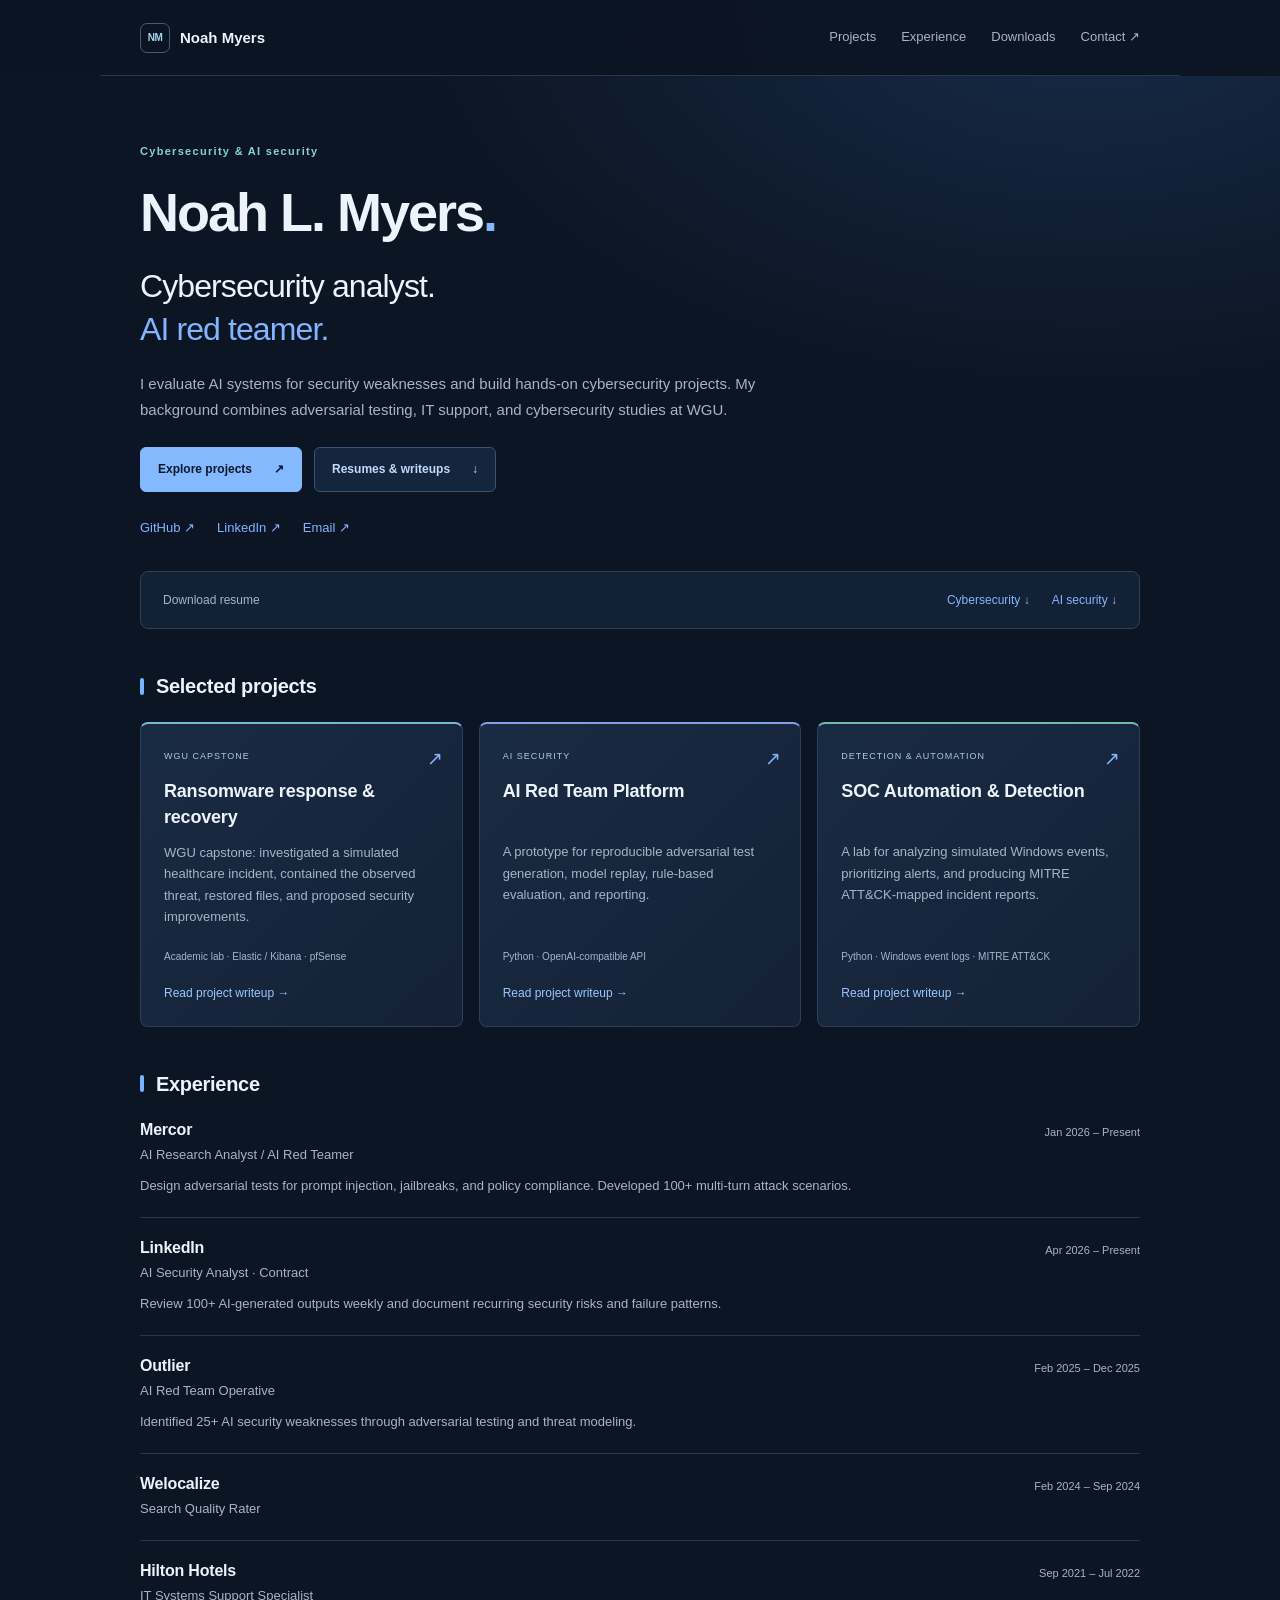
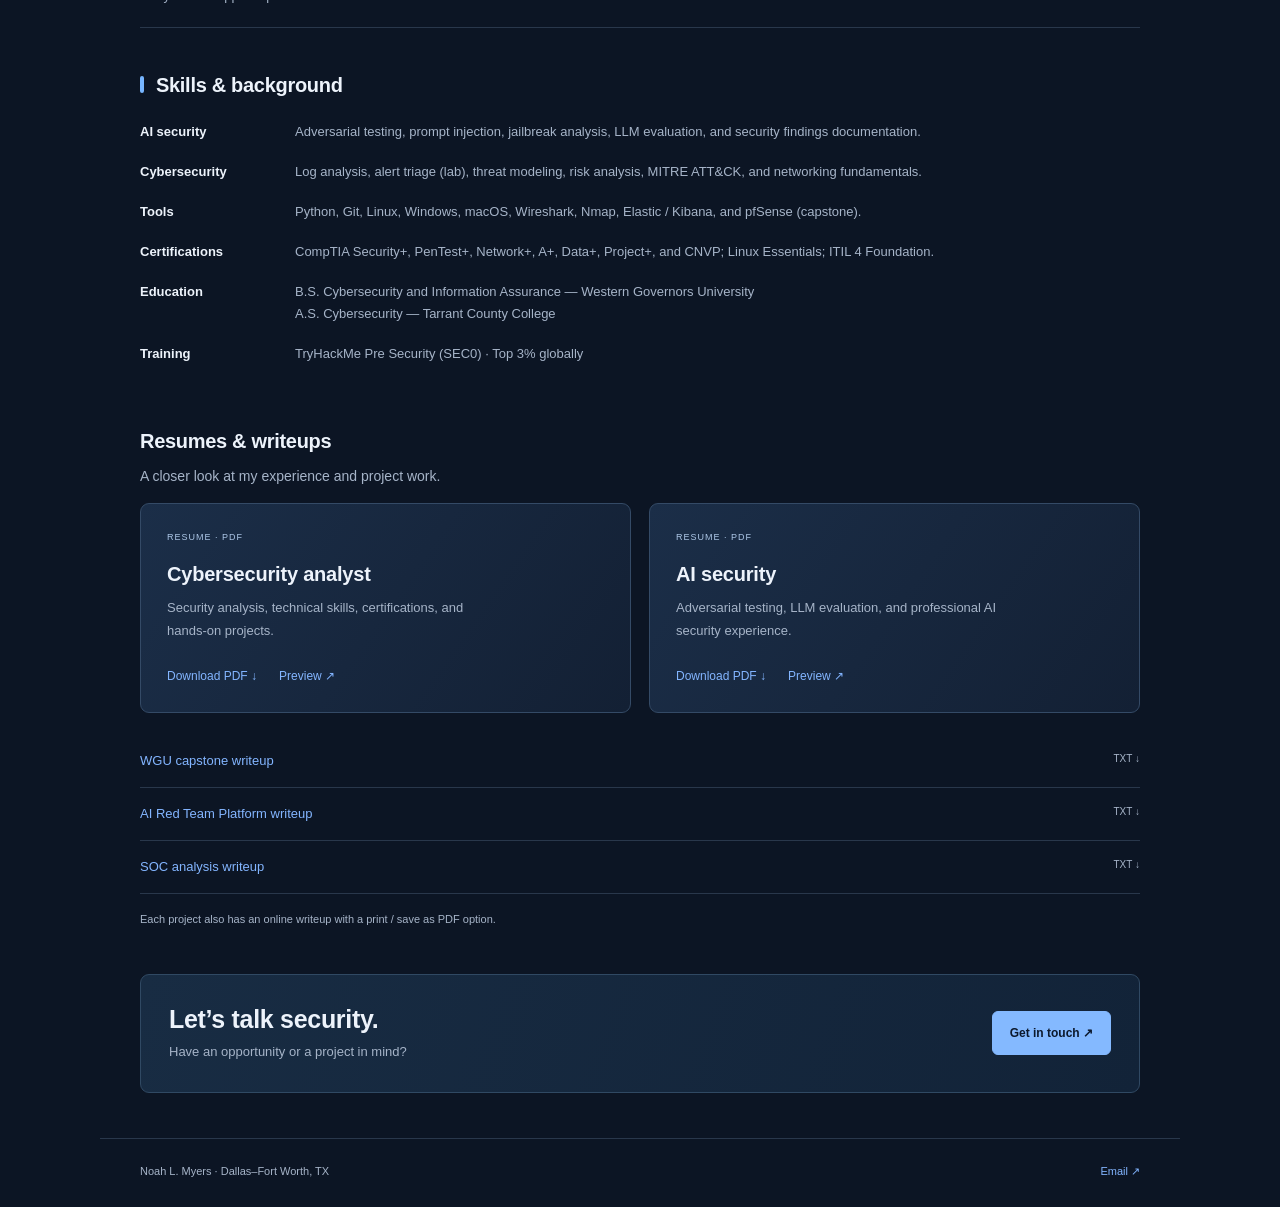
<file: index.html>
<!doctype html><html lang="en"><head><meta charset="utf-8"><meta name="viewport" content="width=device-width,initial-scale=1"><meta name="theme-color" content="#0c1524"><meta name="description" content="Noah L. Myers — cybersecurity and AI security professional. Explore adversarial AI testing, security automation, and a WGU ransomware response capstone."><title>Noah L. Myers | Cybersecurity & AI Security</title><link rel="stylesheet" href="assets/style.css"></head><body><a class="skip" href="#main">Skip to content</a><header><nav class="wrap" aria-label="Main navigation"><a class="brand" href="index.html"><span class="brand-mark" aria-hidden="true">NM</span>Noah Myers</a><div class="navlinks"><a href="index.html#projects">Projects</a><a href="index.html#experience">Experience</a><a href="index.html#downloads">Downloads</a><a href="mailto:Noah2126212@gmail.com">Contact ↗</a></div></nav></header><main id="main" class="wrap"><section class="intro-section"><p class="eyebrow">Cybersecurity & AI security</p><h1>Noah L. Myers<span class="name-dot">.</span></h1><p class="lead">Cybersecurity analyst.<br><span class="accent-text">AI red teamer.</span></p><p class="summary">I evaluate AI systems for security weaknesses and build hands-on cybersecurity projects. My background combines adversarial testing, IT support, and cybersecurity studies at WGU.</p><div class="hero-actions"><a class="primary-action" href="#projects">Explore projects <span aria-hidden="true">↗</span></a><a class="secondary-action" href="#downloads">Resumes & writeups <span aria-hidden="true">↓</span></a></div><div class="social-links"><a href="https://github.com/Nmyers21">GitHub ↗</a><a href="https://linkedin.com/in/noah-myers-6354322bb">LinkedIn ↗</a><a href="mailto:Noah2126212@gmail.com">Email ↗</a></div><div id="resume" class="resume-row"><span>Download resume</span><a href="assets/Noah-Myers-Cybersecurity-Resume.pdf" download>Cybersecurity ↓</a><a href="assets/Noah-Myers-AI-Security-Resume.pdf" download>AI security ↓</a></div></section><section id="projects" class="section"><h2>Selected projects</h2><div class="project-cards"><a class="project-row" href="capstone.html"><div><span class="project-label">WGU CAPSTONE</span><h3>Ransomware response & recovery</h3><p>WGU capstone: investigated a simulated healthcare incident, contained the observed threat, restored files, and proposed security improvements.</p><span class="meta">Academic lab · Elastic / Kibana · pfSense</span><span class="read-story">Read project writeup →</span></div><span class="arrow" aria-hidden="true">↗</span></a><a class="project-row" href="ai-redteam.html"><div><span class="project-label">AI SECURITY</span><h3>AI Red Team Platform</h3><p>A prototype for reproducible adversarial test generation, model replay, rule-based evaluation, and reporting.</p><span class="meta">Python · OpenAI-compatible API</span><span class="read-story">Read project writeup →</span></div><span class="arrow" aria-hidden="true">↗</span></a><a class="project-row" href="soc-analysis.html"><div><span class="project-label">DETECTION & AUTOMATION</span><h3>SOC Automation & Detection</h3><p>A lab for analyzing simulated Windows events, prioritizing alerts, and producing MITRE ATT&amp;CK-mapped incident reports.</p><span class="meta">Python · Windows event logs · MITRE ATT&amp;CK</span><span class="read-story">Read project writeup →</span></div><span class="arrow" aria-hidden="true">↗</span></a></div></section><section id="experience" class="section"><h2>Experience</h2><div class="experience-row"><div><h3>Mercor</h3><p>AI Research Analyst / AI Red Teamer</p></div><span>Jan 2026 – Present</span><p class="experience-detail">Design adversarial tests for prompt injection, jailbreaks, and policy compliance. Developed 100+ multi-turn attack scenarios.</p></div><div class="experience-row"><div><h3>LinkedIn</h3><p>AI Security Analyst · Contract</p></div><span>Apr 2026 – Present</span><p class="experience-detail">Review 100+ AI-generated outputs weekly and document recurring security risks and failure patterns.</p></div><div class="experience-row"><div><h3>Outlier</h3><p>AI Red Team Operative</p></div><span>Feb 2025 – Dec 2025</span><p class="experience-detail">Identified 25+ AI security weaknesses through adversarial testing and threat modeling.</p></div><div class="experience-row compact"><div><h3>Welocalize</h3><p>Search Quality Rater</p></div><span>Feb 2024 – Sep 2024</span></div><div class="experience-row compact"><div><h3>Hilton Hotels</h3><p>IT Systems Support Specialist</p></div><span>Sep 2021 – Jul 2022</span></div></section><section id="skills" class="section background"><h2>Skills & background</h2><dl><div><dt>AI security</dt><dd>Adversarial testing, prompt injection, jailbreak analysis, LLM evaluation, and security findings documentation.</dd></div><div><dt>Cybersecurity</dt><dd>Log analysis, alert triage (lab), threat modeling, risk analysis, MITRE ATT&amp;CK, and networking fundamentals.</dd></div><div><dt>Tools</dt><dd>Python, Git, Linux, Windows, macOS, Wireshark, Nmap, Elastic / Kibana, and pfSense (capstone).</dd></div><div><dt>Certifications</dt><dd>CompTIA Security+, PenTest+, Network+, A+, Data+, Project+, and CNVP; Linux Essentials; ITIL 4 Foundation.</dd></div><div><dt>Education</dt><dd>B.S. Cybersecurity and Information Assurance — Western Governors University<br>A.S. Cybersecurity — Tarrant County College</dd></div><div><dt>Training</dt><dd>TryHackMe Pre Security (SEC0) · Top 3% globally</dd></div></dl></section><section id="downloads" class="section downloads-section"><h2>Resumes & writeups</h2><p class="section-description">A closer look at my experience and project work.</p><div class="download-grid"><article class="download-card"><span class="project-label">RESUME · PDF</span><h3>Cybersecurity analyst</h3><p>Security analysis, technical skills, certifications, and hands-on projects.</p><div class="download-actions"><a href="assets/Noah-Myers-Cybersecurity-Resume.pdf" download>Download PDF ↓</a><a href="assets/Noah-Myers-Cybersecurity-Resume.pdf">Preview ↗</a></div></article><article class="download-card"><span class="project-label">RESUME · PDF</span><h3>AI security</h3><p>Adversarial testing, LLM evaluation, and professional AI security experience.</p><div class="download-actions"><a href="assets/Noah-Myers-AI-Security-Resume.pdf" download>Download PDF ↓</a><a href="assets/Noah-Myers-AI-Security-Resume.pdf">Preview ↗</a></div></article></div><div class="writeup-downloads"><a href="assets/wgu-capstone-writeup.txt" download>WGU capstone writeup <span>TXT ↓</span></a><a href="assets/ai-redteam-writeup.txt" download>AI Red Team Platform writeup <span>TXT ↓</span></a><a href="assets/soc-analysis-writeup.txt" download>SOC analysis writeup <span>TXT ↓</span></a></div><p class="download-note">Each project also has an online writeup with a print / save as PDF option.</p></section><section class="contact-section"><div><h2>Let’s talk security.</h2><p>Have an opportunity or a project in mind?</p></div><a class="primary-action" href="mailto:Noah2126212@gmail.com">Get in touch ↗</a></section></main><footer class="wrap"><span>Noah L. Myers · Dallas–Fort Worth, TX</span><a href="mailto:Noah2126212@gmail.com">Email ↗</a></footer><a class="back-top" href="#main" aria-label="Back to top">↑</a><script src="assets/site.js" defer></script></body></html>
</file>
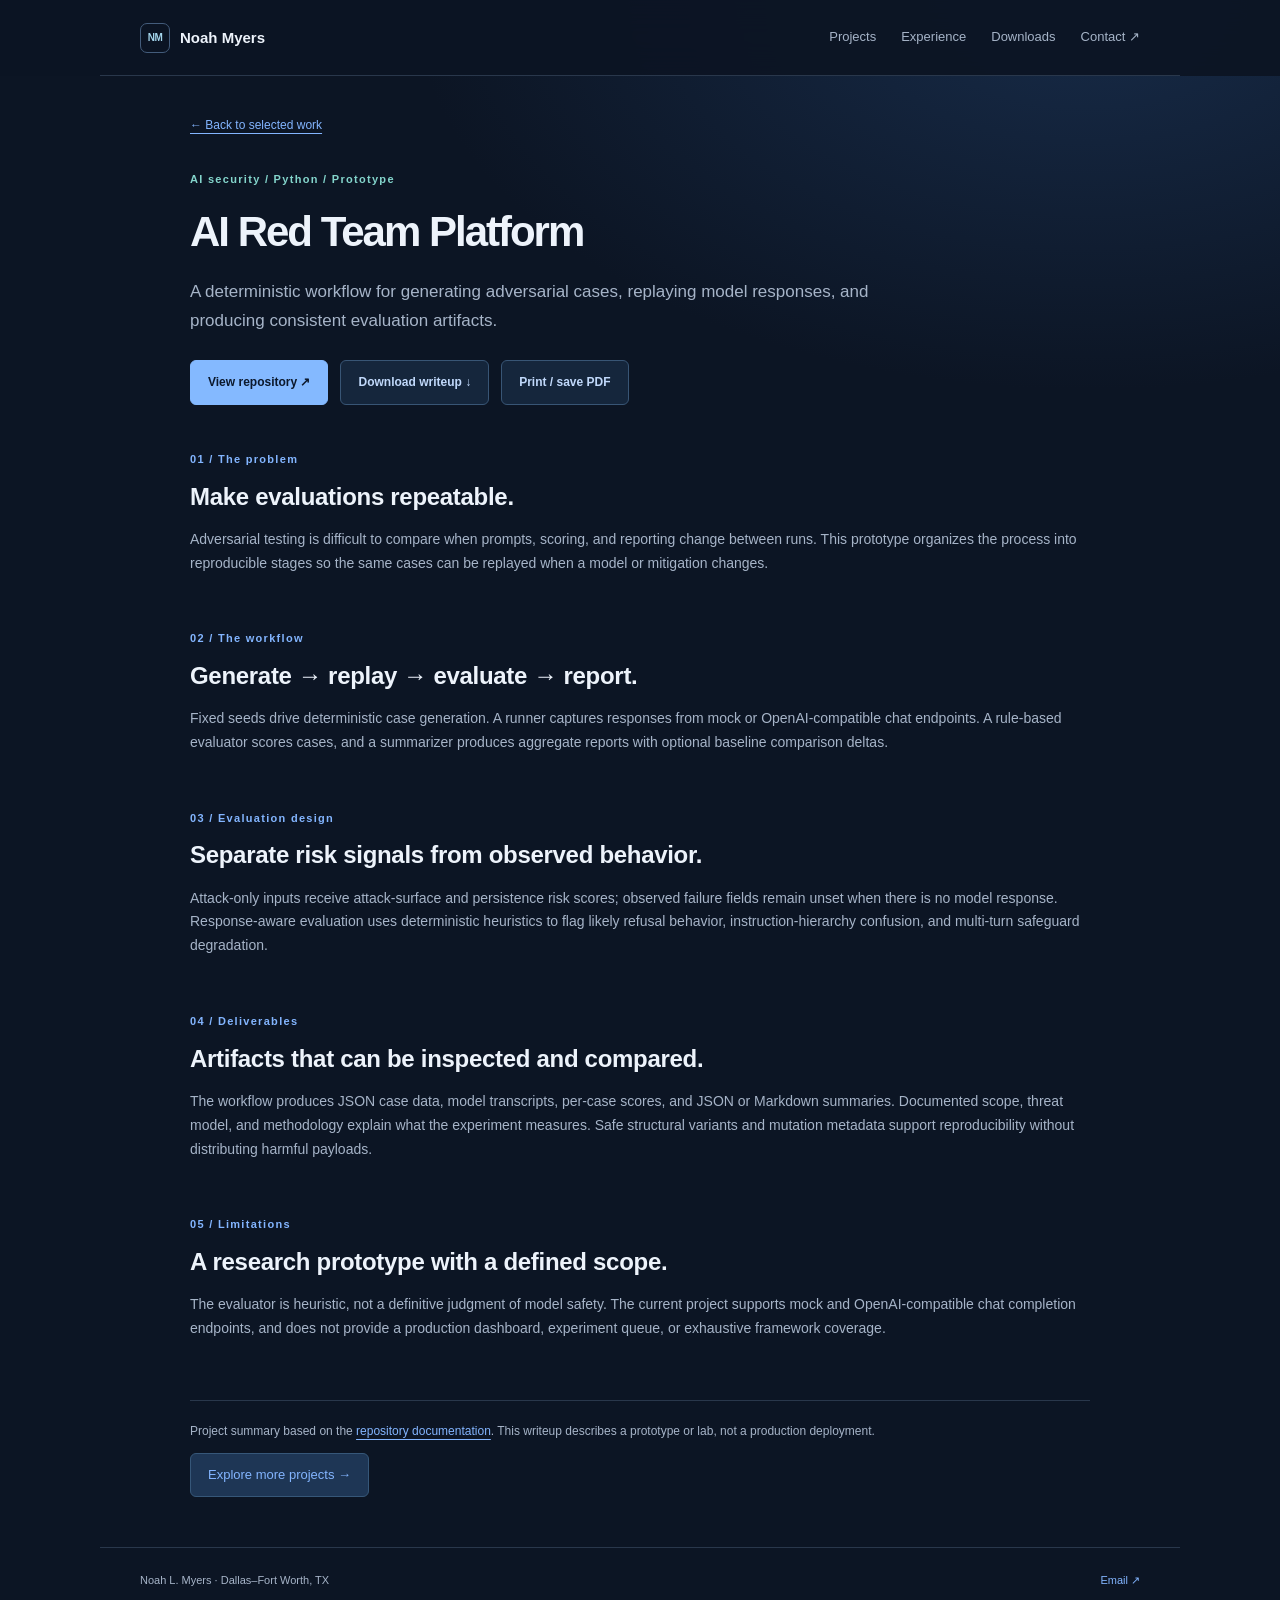
<file: ai-redteam.html>
<!doctype html><html lang="en"><head><meta charset="utf-8"><meta name="viewport" content="width=device-width,initial-scale=1"><meta name="theme-color" content="#0c1524"><meta name="description" content="Noah L. Myers — cybersecurity and AI security professional. Explore adversarial AI testing, security automation, and a WGU ransomware response capstone."><title>AI Red Team Platform | Noah L. Myers</title><link rel="stylesheet" href="assets/style.css"></head><body><a class="skip" href="#main">Skip to content</a><header><nav class="wrap" aria-label="Main navigation"><a class="brand" href="index.html"><span class="brand-mark" aria-hidden="true">NM</span>Noah Myers</a><div class="navlinks"><a href="index.html#projects">Projects</a><a href="index.html#experience">Experience</a><a href="index.html#downloads">Downloads</a><a href="mailto:Noah2126212@gmail.com">Contact ↗</a></div></nav></header><main id="main" class="wrap case-page"><a class="back" href="index.html#projects">← Back to selected work</a><p class="eyebrow">AI security / Python / Prototype</p><h1>AI Red Team Platform</h1><p class="case-intro">A deterministic workflow for generating adversarial cases, replaying model responses, and producing consistent evaluation artifacts.</p><div class="case-actions"><a class="primary-action" href="https://github.com/Nmyers21/ai-redteam-platform">View repository ↗</a><a class="secondary-action" href="assets/ai-redteam-writeup.txt" download>Download writeup ↓</a><button class="print-button" type="button">Print / save PDF</button></div><article class="case-body"><section><p class="eyebrow">01 / The problem</p><h2>Make evaluations repeatable.</h2><p>Adversarial testing is difficult to compare when prompts, scoring, and reporting change between runs. This prototype organizes the process into reproducible stages so the same cases can be replayed when a model or mitigation changes.</p></section><section><p class="eyebrow">02 / The workflow</p><h2>Generate → replay → evaluate → report.</h2><p>Fixed seeds drive deterministic case generation. A runner captures responses from mock or OpenAI-compatible chat endpoints. A rule-based evaluator scores cases, and a summarizer produces aggregate reports with optional baseline comparison deltas.</p></section><section><p class="eyebrow">03 / Evaluation design</p><h2>Separate risk signals from observed behavior.</h2><p>Attack-only inputs receive attack-surface and persistence risk scores; observed failure fields remain unset when there is no model response. Response-aware evaluation uses deterministic heuristics to flag likely refusal behavior, instruction-hierarchy confusion, and multi-turn safeguard degradation.</p></section><section><p class="eyebrow">04 / Deliverables</p><h2>Artifacts that can be inspected and compared.</h2><p>The workflow produces JSON case data, model transcripts, per-case scores, and JSON or Markdown summaries. Documented scope, threat model, and methodology explain what the experiment measures. Safe structural variants and mutation metadata support reproducibility without distributing harmful payloads.</p></section><section><p class="eyebrow">05 / Limitations</p><h2>A research prototype with a defined scope.</h2><p>The evaluator is heuristic, not a definitive judgment of model safety. The current project supports mock and OpenAI-compatible chat completion endpoints, and does not provide a production dashboard, experiment queue, or exhaustive framework coverage.</p></section><p class="case-note">Project summary based on the <a href="https://github.com/Nmyers21/ai-redteam-platform">repository documentation</a>. This writeup describes a prototype or lab, not a production deployment.</p></article><a class="button" href="index.html#projects">Explore more projects →</a></main><footer class="wrap"><span>Noah L. Myers · Dallas–Fort Worth, TX</span><a href="mailto:Noah2126212@gmail.com">Email ↗</a></footer><a class="back-top" href="#main" aria-label="Back to top">↑</a><script src="assets/site.js" defer></script></body></html>
</file>
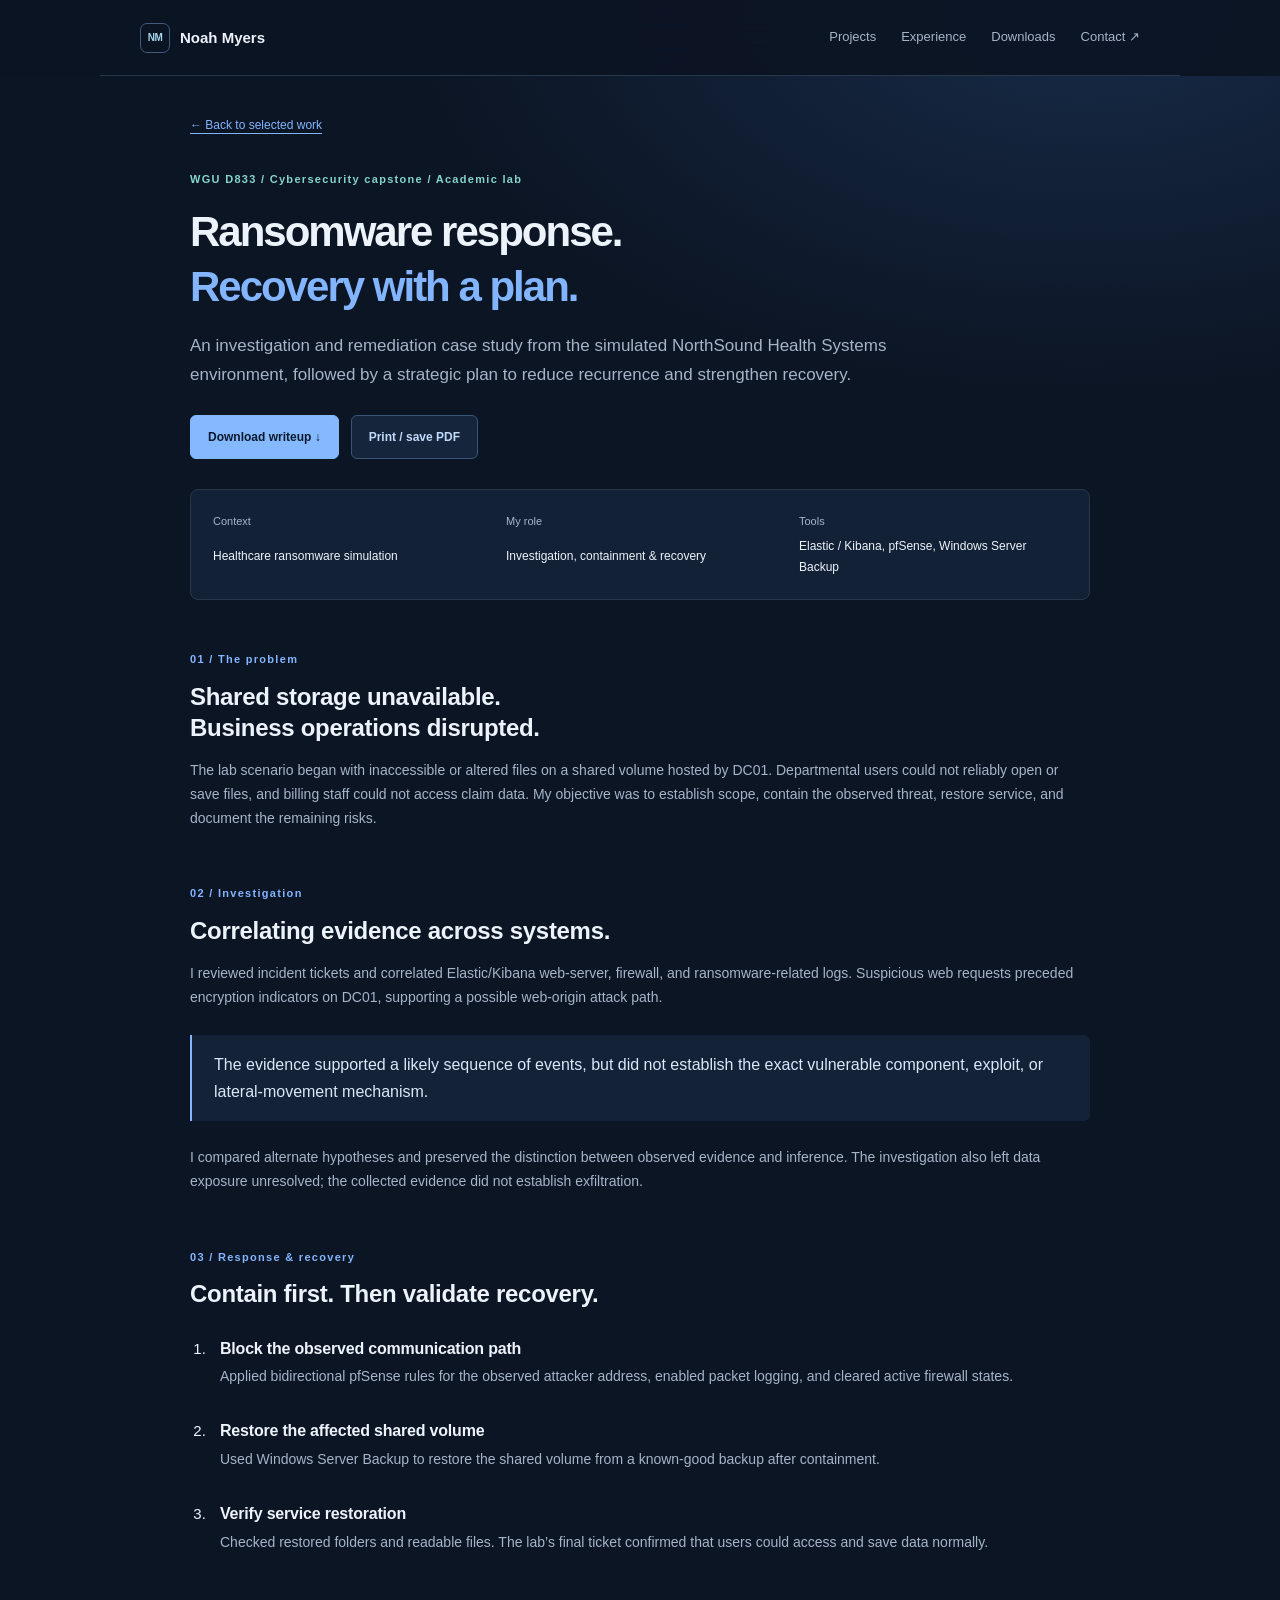
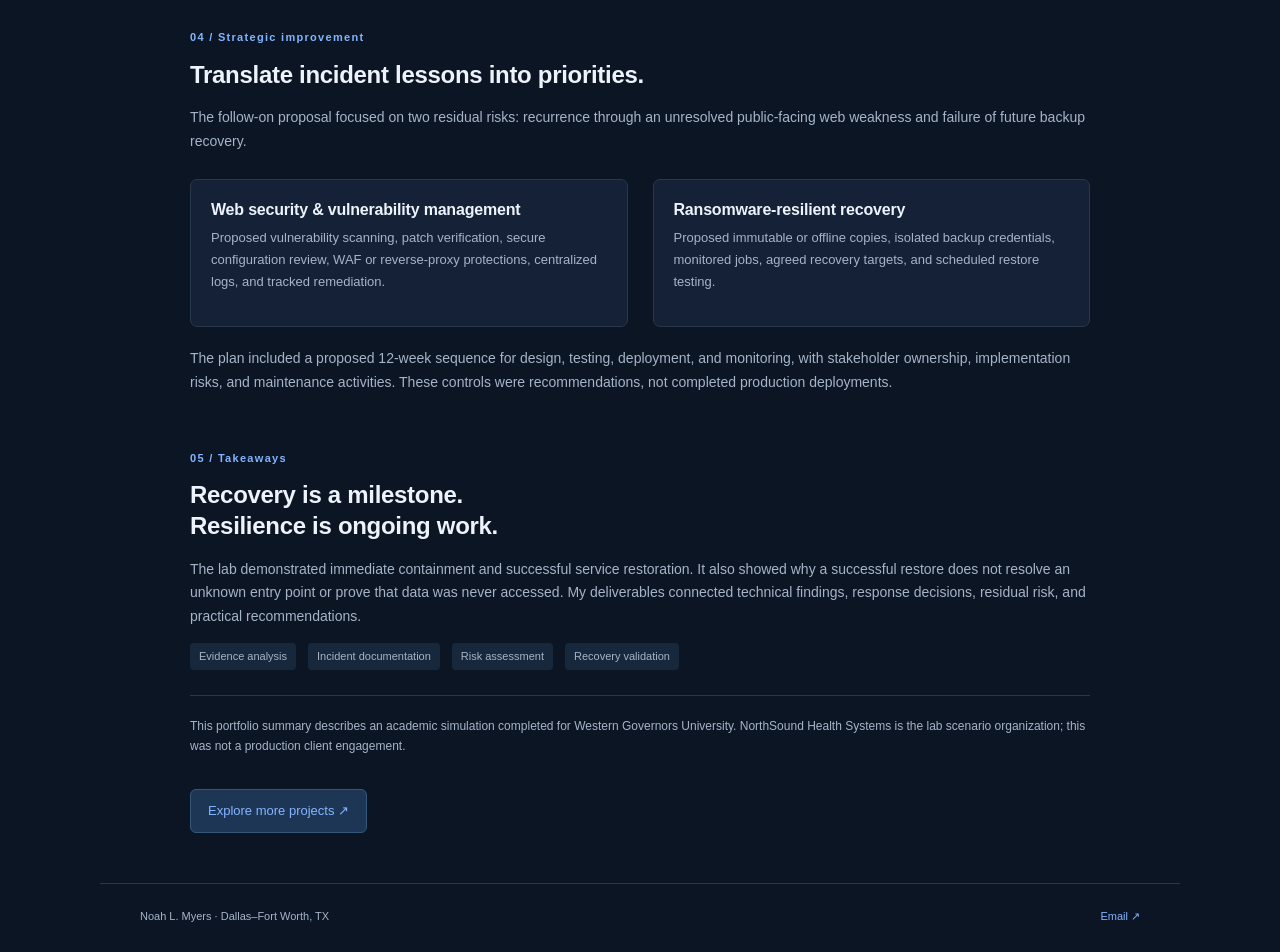
<file: capstone.html>
<!doctype html><html lang="en"><head><meta charset="utf-8"><meta name="viewport" content="width=device-width,initial-scale=1"><meta name="theme-color" content="#0c1524"><meta name="description" content="Noah L. Myers — cybersecurity and AI security professional. Explore adversarial AI testing, security automation, and a WGU ransomware response capstone."><title>WGU Ransomware Response Capstone | Noah L. Myers</title><link rel="stylesheet" href="assets/style.css"></head><body><a class="skip" href="#main">Skip to content</a><header><nav class="wrap" aria-label="Main navigation"><a class="brand" href="index.html"><span class="brand-mark" aria-hidden="true">NM</span>Noah Myers</a><div class="navlinks"><a href="index.html#projects">Projects</a><a href="index.html#experience">Experience</a><a href="index.html#downloads">Downloads</a><a href="mailto:Noah2126212@gmail.com">Contact ↗</a></div></nav></header><main id="main" class="wrap case-page"><a class="back" href="index.html#projects">← Back to selected work</a><p class="eyebrow">WGU D833 / Cybersecurity capstone / Academic lab</p><h1>Ransomware response.<br><em>Recovery with a plan.</em></h1><p class="case-intro">An investigation and remediation case study from the simulated NorthSound Health Systems environment, followed by a strategic plan to reduce recurrence and strengthen recovery.</p><div class="case-actions"><a class="primary-action" href="assets/wgu-capstone-writeup.txt" download>Download writeup ↓</a><button class="print-button" type="button">Print / save PDF</button></div><div class="case-summary"><div><span>Context</span><strong>Healthcare ransomware simulation</strong></div><div><span>My role</span><strong>Investigation, containment & recovery</strong></div><div><span>Tools</span><strong>Elastic / Kibana, pfSense, Windows Server Backup</strong></div></div><article class="case-body"><section><p class="eyebrow">01 / The problem</p><h2>Shared storage unavailable.<br>Business operations disrupted.</h2><p>The lab scenario began with inaccessible or altered files on a shared volume hosted by DC01. Departmental users could not reliably open or save files, and billing staff could not access claim data. My objective was to establish scope, contain the observed threat, restore service, and document the remaining risks.</p></section><section><p class="eyebrow">02 / Investigation</p><h2>Correlating evidence across systems.</h2><p>I reviewed incident tickets and correlated Elastic/Kibana web-server, firewall, and ransomware-related logs. Suspicious web requests preceded encryption indicators on DC01, supporting a possible web-origin attack path.</p><blockquote>The evidence supported a likely sequence of events, but did not establish the exact vulnerable component, exploit, or lateral-movement mechanism.</blockquote><p>I compared alternate hypotheses and preserved the distinction between observed evidence and inference. The investigation also left data exposure unresolved; the collected evidence did not establish exfiltration.</p></section><section><p class="eyebrow">03 / Response & recovery</p><h2>Contain first. Then validate recovery.</h2><ol class="steps"><li><h3>Block the observed communication path</h3><p>Applied bidirectional pfSense rules for the observed attacker address, enabled packet logging, and cleared active firewall states.</p></li><li><h3>Restore the affected shared volume</h3><p>Used Windows Server Backup to restore the shared volume from a known-good backup after containment.</p></li><li><h3>Verify service restoration</h3><p>Checked restored folders and readable files. The lab’s final ticket confirmed that users could access and save data normally.</p></li></ol></section><section><p class="eyebrow">04 / Strategic improvement</p><h2>Translate incident lessons into priorities.</h2><p>The follow-on proposal focused on two residual risks: recurrence through an unresolved public-facing web weakness and failure of future backup recovery.</p><div class="project-grid"><div class="project"><h3>Web security & vulnerability management</h3><p>Proposed vulnerability scanning, patch verification, secure configuration review, WAF or reverse-proxy protections, centralized logs, and tracked remediation.</p></div><div class="project"><h3>Ransomware-resilient recovery</h3><p>Proposed immutable or offline copies, isolated backup credentials, monitored jobs, agreed recovery targets, and scheduled restore testing.</p></div></div><p>The plan included a proposed 12-week sequence for design, testing, deployment, and monitoring, with stakeholder ownership, implementation risks, and maintenance activities. These controls were recommendations, not completed production deployments.</p></section><section><p class="eyebrow">05 / Takeaways</p><h2>Recovery is a milestone.<br>Resilience is ongoing work.</h2><p>The lab demonstrated immediate containment and successful service restoration. It also showed why a successful restore does not resolve an unknown entry point or prove that data was never accessed. My deliverables connected technical findings, response decisions, residual risk, and practical recommendations.</p><div class="tags"><span>Evidence analysis</span><span>Incident documentation</span><span>Risk assessment</span><span>Recovery validation</span></div><p class="case-note">This portfolio summary describes an academic simulation completed for Western Governors University. NorthSound Health Systems is the lab scenario organization; this was not a production client engagement.</p></section></article><a class="button" href="index.html#projects">Explore more projects ↗</a></main><footer class="wrap"><span>Noah L. Myers · Dallas–Fort Worth, TX</span><a href="mailto:Noah2126212@gmail.com">Email ↗</a></footer><a class="back-top" href="#main" aria-label="Back to top">↑</a><script src="assets/site.js" defer></script></body></html>
</file>
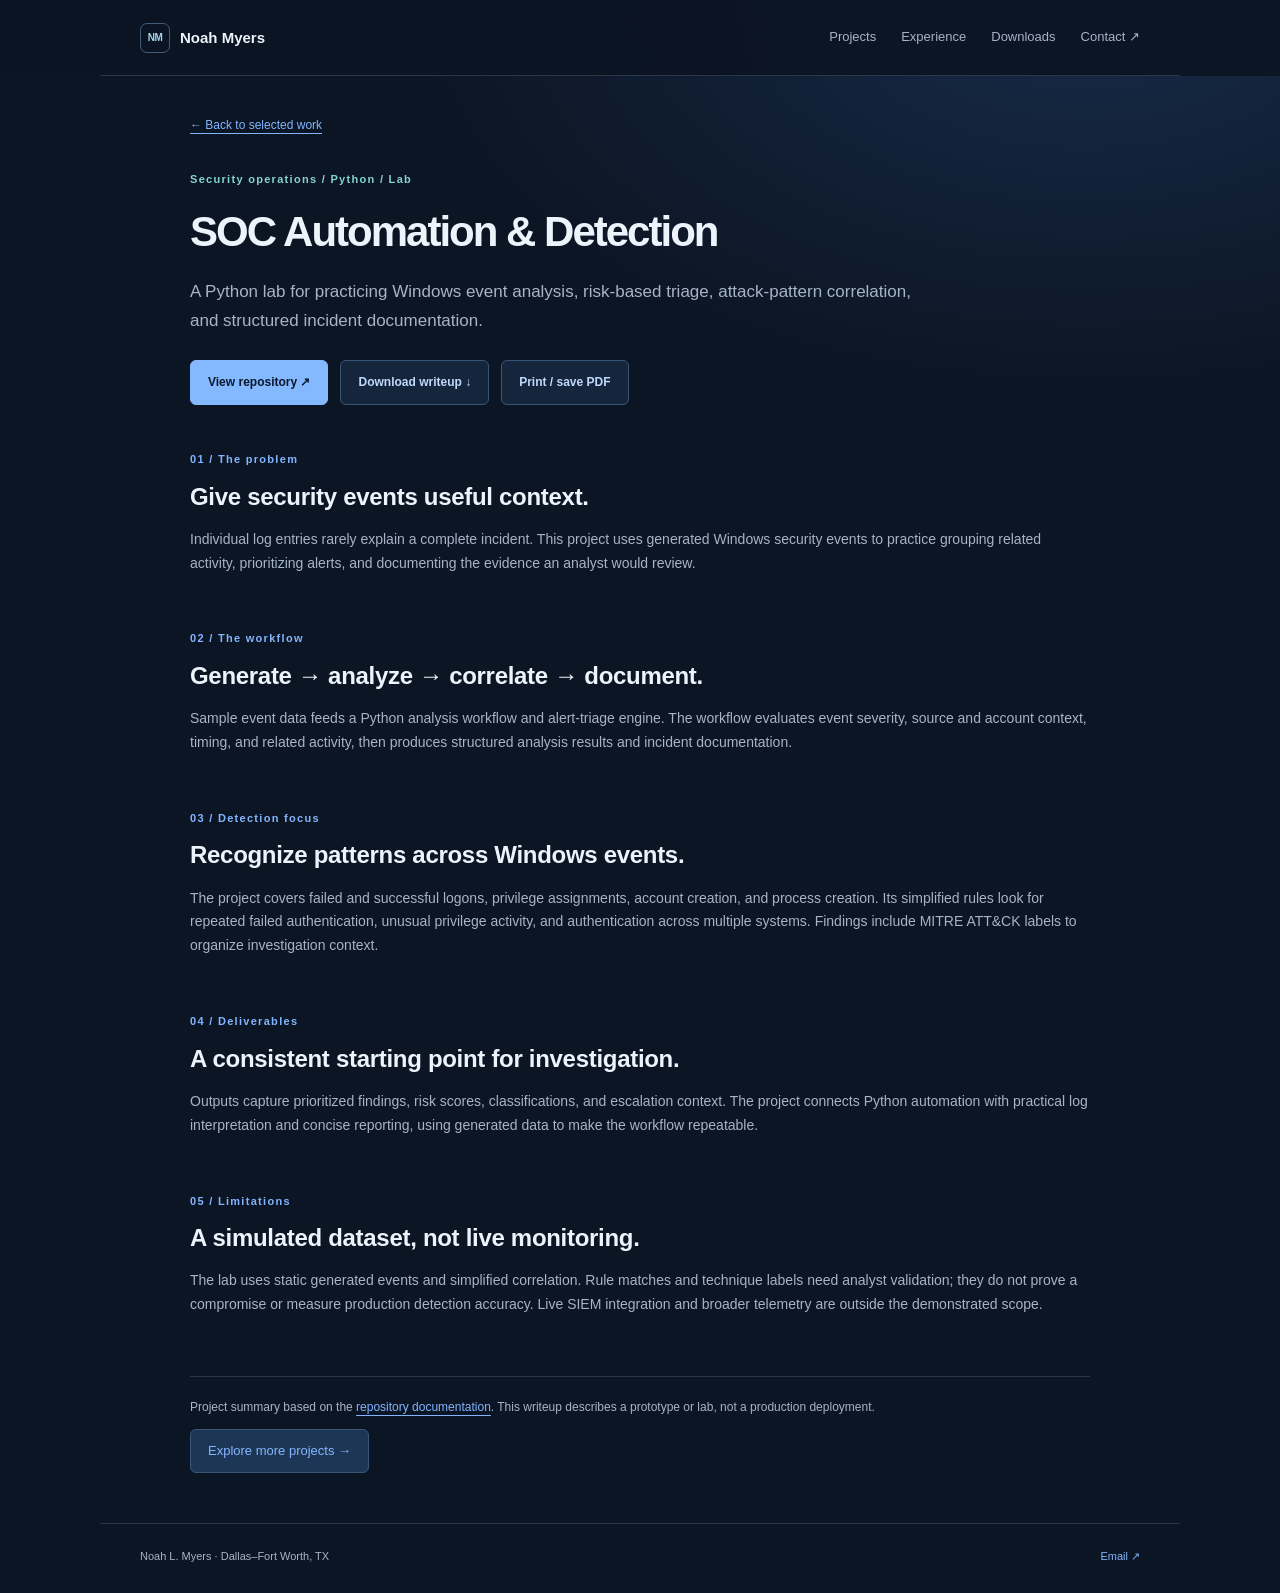
<file: soc-analysis.html>
<!doctype html><html lang="en"><head><meta charset="utf-8"><meta name="viewport" content="width=device-width,initial-scale=1"><meta name="theme-color" content="#0c1524"><meta name="description" content="Noah L. Myers — cybersecurity and AI security professional. Explore adversarial AI testing, security automation, and a WGU ransomware response capstone."><title>SOC Automation &amp; Detection | Noah L. Myers</title><link rel="stylesheet" href="assets/style.css"></head><body><a class="skip" href="#main">Skip to content</a><header><nav class="wrap" aria-label="Main navigation"><a class="brand" href="index.html"><span class="brand-mark" aria-hidden="true">NM</span>Noah Myers</a><div class="navlinks"><a href="index.html#projects">Projects</a><a href="index.html#experience">Experience</a><a href="index.html#downloads">Downloads</a><a href="mailto:Noah2126212@gmail.com">Contact ↗</a></div></nav></header><main id="main" class="wrap case-page"><a class="back" href="index.html#projects">← Back to selected work</a><p class="eyebrow">Security operations / Python / Lab</p><h1>SOC Automation &amp; Detection</h1><p class="case-intro">A Python lab for practicing Windows event analysis, risk-based triage, attack-pattern correlation, and structured incident documentation.</p><div class="case-actions"><a class="primary-action" href="https://github.com/Nmyers21/SOC-L1-Skills-Demo">View repository ↗</a><a class="secondary-action" href="assets/soc-analysis-writeup.txt" download>Download writeup ↓</a><button class="print-button" type="button">Print / save PDF</button></div><article class="case-body"><section><p class="eyebrow">01 / The problem</p><h2>Give security events useful context.</h2><p>Individual log entries rarely explain a complete incident. This project uses generated Windows security events to practice grouping related activity, prioritizing alerts, and documenting the evidence an analyst would review.</p></section><section><p class="eyebrow">02 / The workflow</p><h2>Generate → analyze → correlate → document.</h2><p>Sample event data feeds a Python analysis workflow and alert-triage engine. The workflow evaluates event severity, source and account context, timing, and related activity, then produces structured analysis results and incident documentation.</p></section><section><p class="eyebrow">03 / Detection focus</p><h2>Recognize patterns across Windows events.</h2><p>The project covers failed and successful logons, privilege assignments, account creation, and process creation. Its simplified rules look for repeated failed authentication, unusual privilege activity, and authentication across multiple systems. Findings include MITRE ATT&amp;CK labels to organize investigation context.</p></section><section><p class="eyebrow">04 / Deliverables</p><h2>A consistent starting point for investigation.</h2><p>Outputs capture prioritized findings, risk scores, classifications, and escalation context. The project connects Python automation with practical log interpretation and concise reporting, using generated data to make the workflow repeatable.</p></section><section><p class="eyebrow">05 / Limitations</p><h2>A simulated dataset, not live monitoring.</h2><p>The lab uses static generated events and simplified correlation. Rule matches and technique labels need analyst validation; they do not prove a compromise or measure production detection accuracy. Live SIEM integration and broader telemetry are outside the demonstrated scope.</p></section><p class="case-note">Project summary based on the <a href="https://github.com/Nmyers21/SOC-L1-Skills-Demo">repository documentation</a>. This writeup describes a prototype or lab, not a production deployment.</p></article><a class="button" href="index.html#projects">Explore more projects →</a></main><footer class="wrap"><span>Noah L. Myers · Dallas–Fort Worth, TX</span><a href="mailto:Noah2126212@gmail.com">Email ↗</a></footer><a class="back-top" href="#main" aria-label="Back to top">↑</a><script src="assets/site.js" defer></script></body></html>
</file>
<file: assets/style.css>
:root{--ink:#252930;--muted:#646c77;--blue:#365c8d;--line:#e7e9ed}*{box-sizing:border-box}html{scroll-behavior:smooth;scroll-padding-top:24px}body{margin:0;background:#fff;color:var(--ink);font-family:-apple-system,BlinkMacSystemFont,"Segoe UI",sans-serif;font-size:15px;line-height:1.7;-webkit-font-smoothing:antialiased}a{color:var(--blue);text-underline-offset:4px}a:hover{text-decoration:underline}a:focus-visible{outline:2px solid var(--blue);outline-offset:6px}h1,h2,h3,p{margin-top:0}h1,h2,h3{line-height:1.3}h1{font-size:48px;letter-spacing:-1.8px;font-weight:650;margin-bottom:16px}h2{font-size:18px;letter-spacing:-.3px;font-weight:650;margin-bottom:23px}h3{font-size:16px;letter-spacing:-.2px;font-weight:600;margin-bottom:6px}.wrap{width:100%;max-width:880px;padding-left:40px;padding-right:40px;margin:auto}header nav{display:flex;align-items:center;justify-content:space-between;gap:25px;min-height:90px;border-bottom:1px solid var(--line)}.brand{font-size:15px;font-weight:650;color:var(--ink);text-decoration:none}.navlinks{display:flex;gap:25px;font-size:12px}.navlinks a{color:var(--muted);text-decoration:none}.navlinks a:hover{color:var(--blue)}.skip{position:absolute;top:-80px;left:10px;padding:10px;background:white}.skip:focus{top:10px}.intro-section{padding:65px 0 0}.eyebrow{font-size:11px;color:var(--blue);font-weight:600;letter-spacing:.8px;margin-bottom:16px}.lead{font-size:25px;letter-spacing:-.45px;line-height:1.5;margin-bottom:20px}.summary{max-width:620px;color:var(--muted);font-size:15px}.social-links{display:flex;gap:22px;margin-top:24px;font-size:13px}.social-links a{text-decoration:none}.resume-row{display:flex;flex-wrap:wrap;gap:12px 22px;align-items:center;padding:19px 0;border-top:1px solid var(--line);border-bottom:1px solid var(--line);margin-top:35px;font-size:12px}.resume-row>span{color:var(--muted);margin-right:auto}.resume-row a{text-decoration:none}.section{padding-top:43px}.project-row{display:flex;justify-content:space-between;gap:24px;padding:22px 0;border-bottom:1px solid var(--line);text-decoration:none;color:var(--ink)}.project-row:first-of-type{padding-top:0}.project-row:hover{text-decoration:none}.project-row:hover h3{color:var(--blue);text-decoration:underline;text-underline-offset:4px}.project-row p{max-width:650px;font-size:14px;line-height:1.65;color:var(--muted);margin-bottom:8px}.meta{font-size:11px;color:var(--muted)}.arrow{color:var(--blue);font-size:20px}.experience-row{display:grid;grid-template-columns:1fr auto;gap:0 22px;border-bottom:1px solid var(--line);padding:19px 0}.experience-row:first-of-type{padding-top:0}.experience-row h3{font-size:15px;margin-bottom:3px}.experience-row p{font-size:13px;margin-bottom:0;color:var(--muted)}.experience-row>span{font-size:11px;color:var(--muted);padding-top:3px}.experience-row .experience-detail{grid-column:1/-1;margin-top:9px;max-width:670px}.background{padding-bottom:45px}dl{margin:0}dl>div{display:grid;grid-template-columns:125px 1fr;gap:20px;margin-bottom:18px;font-size:13px}dt{font-weight:600}dd{margin:0;color:var(--muted)}footer{display:flex;justify-content:space-between;gap:20px;align-items:center;padding-top:25px!important;padding-bottom:35px!important;border-top:1px solid var(--line);font-size:11px;color:var(--muted)}footer a{text-decoration:none}.case-page{padding-top:35px;padding-bottom:50px}.back{display:inline-block;font-size:12px;margin-bottom:35px}.case-page h1{font-size:40px}.case-page em{font-style:normal;color:var(--blue)}.case-intro{font-size:17px;color:var(--muted);max-width:740px}.case-summary{display:grid;grid-template-columns:repeat(3,1fr);gap:25px;border-top:1px solid var(--line);border-bottom:1px solid var(--line);padding:20px 0;margin:30px 0}.case-summary div{display:grid;gap:5px}.case-summary span{font-size:11px;color:var(--muted)}.case-summary strong{font-size:12px;font-weight:500}.case-body section{padding:20px 0}.case-body h2{font-size:24px;margin-bottom:16px}.case-body p{font-size:14px;color:var(--muted)}.case-body .eyebrow{font-size:11px;color:var(--blue);margin-bottom:12px}blockquote{margin:25px 0;padding:4px 20px;border-left:2px solid var(--blue);font-size:16px;line-height:1.7}.steps{padding-left:20px}.steps li{padding:10px 0 5px 10px}.steps h3{font-size:16px}.project-grid{display:grid;grid-template-columns:1fr 1fr;gap:25px;margin-top:25px}.project{border-top:1px solid var(--line);padding-top:20px}.tags{display:flex;flex-wrap:wrap;gap:12px;font-size:11px;color:var(--muted)}.case-note{font-size:12px!important;border-top:1px solid var(--line);padding-top:20px;margin-top:25px}.button{display:inline-block;text-decoration:none;font-size:13px}.case-body .project p{font-size:13px}@media(max-width:600px){.wrap{padding-left:24px;padding-right:24px}header nav{min-height:78px;gap:15px}.navlinks{gap:16px;font-size:11px}.brand{font-size:14px}.intro-section{padding-top:42px}h1{font-size:39px}.lead{font-size:22px}.summary{font-size:14px}.resume-row{gap:12px 20px}.resume-row>span{width:100%}.section{padding-top:35px}.experience-row{grid-template-columns:1fr;gap:5px}.experience-row>span{grid-row:2}.experience-row .experience-detail{margin-top:3px}dl>div{grid-template-columns:1fr;gap:3px;margin-bottom:20px}.case-page h1{font-size:34px}.case-summary,.project-grid{grid-template-columns:1fr;gap:18px}.case-body h2{font-size:23px}.case-intro{font-size:16px}footer{font-size:10px}}@media(prefers-reduced-motion:reduce){html{scroll-behavior:auto}}
/* Dark, restrained palette with blue and teal accents. */
:root{--ink:#edf3fb;--muted:#a6b4c8;--blue:#83b5ff;--line:#29374b}
body{background:#0c1524;background-image:radial-gradient(ellipse 900px 520px at 85% 0%,#172b48 0%,transparent 75%);background-repeat:no-repeat}
.wrap{max-width:1080px}.brand{display:flex;align-items:center;gap:10px}.brand-mark{display:grid;place-items:center;width:30px;height:30px;border:1px solid #435c7b;border-radius:7px;font-size:10px;color:#a4d6ed;letter-spacing:-.5px}
header nav{min-height:84px}.navlinks{font-size:13px}.navlinks a:hover{color:#edf3fb}.skip{background:#142237;color:white;z-index:2}
.intro-section{padding-top:66px}.eyebrow{color:#84d5cc;letter-spacing:1.3px}h1{font-size:54px;margin-bottom:18px;letter-spacing:-2px}.name-dot{color:#83b5ff}.lead{font-size:32px;line-height:1.35;font-weight:500;letter-spacing:-.9px}.accent-text{color:#83b5ff}.summary{max-width:620px}.social-links a{font-size:13px}.resume-row{margin-top:32px;padding:18px 22px;background:#132136;border:1px solid #2b405a;border-radius:8px}.resume-row a{font-weight:500}.section{padding-top:44px}h2{font-size:20px}#projects>h2,#experience>h2,#skills>h2{display:flex;align-items:center;gap:12px}#projects>h2:before,#experience>h2:before,#skills>h2:before{content:"";width:4px;height:17px;border-radius:3px;background:#77b5ff}
.project-cards{display:grid;grid-template-columns:repeat(3,1fr);gap:16px}.project-row,.project-row:first-of-type{display:block;position:relative;padding:25px 23px 23px;border:1px solid #2c405b;border-top:2px solid #74bbd2;border-radius:8px;background:linear-gradient(135deg,#192b42,#142136)}.project-row:nth-child(2){border-top-color:#829fe8}.project-row:nth-child(3){border-top-color:#70bbae}.project-row:hover{background:#1b2e48;border-color:#6488b6}.project-row h3{font-size:18px;line-height:1.4;min-height:50px;margin:15px 0 12px}.project-row:hover h3{text-decoration:none;color:#b5d5ff}.project-row p{font-size:13px;margin-bottom:20px}.project-label{font-size:9px;letter-spacing:1px;color:#aec8e8;display:block;padding-right:18px}.project-row .arrow{position:absolute;right:19px;top:19px;font-size:19px}.project-row>div{display:flex;flex-direction:column;height:100%}.project-row .meta{margin-top:auto;font-size:10px;color:#a2b7ce}
.experience-row{grid-template-columns:1fr auto;padding:20px 0}.experience-row h3{font-size:16px}.experience-row .experience-detail{max-width:790px}.background{padding-bottom:48px}dl>div{grid-template-columns:135px 1fr}.case-page{max-width:980px}.case-page h1{font-size:42px}.case-summary{padding:22px;background:#132136;border:1px solid var(--line);border-radius:8px}blockquote{color:#d9e8f8;background:#142237;padding:16px 22px;border-radius:0 6px 6px 0}.case-body .project{padding:20px;border:1px solid var(--line);background:#142136;border-radius:7px}.case-body .project-grid{margin-bottom:20px}.tags span{padding:4px 9px;background:#17283c;border-radius:4px}.case-page>.button{padding:10px 17px;background:#1e3655;border:1px solid #365779;border-radius:6px}footer{padding-top:23px!important;padding-bottom:27px!important}
@media(max-width:800px){.project-cards{grid-template-columns:1fr}.project-row,.project-row:first-of-type{padding:22px}.project-row h3{min-height:0;margin-top:10px}.project-row p{margin-bottom:14px;max-width:100%}.intro-section{padding-top:44px}h1{font-size:46px}.lead{font-size:29px}}
@media(max-width:600px){.wrap{padding-left:24px;padding-right:24px}.brand{font-size:13px;gap:7px}.brand-mark{width:25px;height:25px;font-size:9px}.navlinks{font-size:11px;gap:13px}header nav{gap:10px}.intro-section{padding-top:38px}h1{font-size:40px}.lead{font-size:27px}.resume-row{padding:16px 18px;gap:12px 18px}.resume-row>span{font-size:11px}.resume-row a{font-size:12px}.experience-row{grid-template-columns:1fr}dl>div{grid-template-columns:1fr;gap:4px}.case-page h1{font-size:34px}.section{padding-top:35px}.case-summary{padding:18px}.summary{font-size:14px}}
@media print{header,footer,.social-links,.resume-row,.back{display:none}body{background:white;color:#222;font-size:12px;--ink:#222;--muted:#555;--blue:#254a78;--line:#ccc}.intro-section,.section{padding-top:20px}.project-cards{grid-template-columns:1fr}.project-row,.project-row:first-of-type,.case-summary,.case-body .project,blockquote{background:white;color:#222}.project-label,.project-row .meta{color:#555}.tags span{background:#eee}}
/* Motion and useful project resources. */
html{scroll-padding-top:110px}header{position:sticky;top:0;z-index:10;background:rgba(12,21,36,.94);backdrop-filter:blur(16px)}header nav{min-height:76px}.hero-actions,.case-actions{display:flex;flex-wrap:wrap;align-items:center;gap:12px;margin:25px 0}.primary-action,.secondary-action,.print-button{display:inline-flex;align-items:center;justify-content:center;gap:22px;padding:11px 17px;border-radius:6px;border:1px solid #385575;font:inherit;font-size:12px;font-weight:600;text-decoration:none;cursor:pointer}.primary-action{background:#84b9ff;border-color:#84b9ff;color:#0c192d}.secondary-action,.print-button{background:#15263c;color:#c1d9fb}.primary-action:hover{background:#a7ceff;text-decoration:none}.secondary-action:hover,.print-button:hover{background:#213b59;text-decoration:none}.print-button:focus-visible{outline:2px solid #83b5ff;outline-offset:5px}.read-story{display:block;margin-top:18px;font-size:12px;color:#9cc7ff}.section-description{font-size:14px;color:var(--muted);margin-top:-12px}.download-grid{display:grid;grid-template-columns:1fr 1fr;gap:18px}.download-card{background:linear-gradient(125deg,#1b2e48,#132034);border:1px solid #344a66;border-radius:9px;padding:26px}.download-card h3{font-size:20px;margin:16px 0 10px}.download-card p{font-size:13px;color:var(--muted);max-width:330px}.download-actions{display:flex;gap:22px;margin-top:24px;font-size:12px}.download-actions a{text-decoration:none}.writeup-downloads{margin-top:22px;display:grid}.writeup-downloads a{display:flex;justify-content:space-between;gap:20px;padding:15px 0;border-bottom:1px solid var(--line);font-size:13px;text-decoration:none}.writeup-downloads span{font-size:10px;color:var(--muted)}.download-note{font-size:11px;color:var(--muted);margin-top:16px}.contact-section{margin:45px 0;display:flex;align-items:center;justify-content:space-between;gap:20px;padding:28px;border:1px solid #304963;background:linear-gradient(110deg,#182c43,#122338);border-radius:9px}.contact-section h2{font-size:25px;margin-bottom:6px}.contact-section p{font-size:13px;color:var(--muted);margin:0}.back-top{position:fixed;right:23px;bottom:23px;display:grid;place-items:center;width:40px;height:40px;border-radius:50%;border:1px solid #4b6c95;background:#19314f;color:#d4e7ff;text-decoration:none;z-index:11;opacity:0;visibility:hidden;transform:translateY(10px);transition:opacity .2s,transform .2s,visibility .2s}.back-top.visible{opacity:1;visibility:visible;transform:none}.back-top:hover{text-decoration:none;background:#294769}.background{padding-bottom:0}.downloads-section{padding-top:45px}
@media(prefers-reduced-motion:no-preference){.intro-section>*{animation:enter .7s ease-out both}.intro-section>.lead{animation-delay:.08s}.intro-section>.summary{animation-delay:.14s}.intro-section>.hero-actions{animation-delay:.2s}.intro-section>.social-links{animation-delay:.25s}.intro-section>.resume-row{animation-delay:.3s}.project-row,.experience-row,.download-card,.case-body section{transition:opacity .6s ease,transform .6s ease,background-color .2s,border-color .2s}.reveal-pending{opacity:0;transform:translateY(22px)}.primary-action,.secondary-action,.print-button,.brand-mark{transition:transform .2s,background-color .2s,box-shadow .2s}.primary-action:hover,.secondary-action:hover{transform:translateY(-2px)}.brand:hover .brand-mark{transform:rotate(-7deg)}.project-row:hover{transform:translateY(-5px);box-shadow:0 14px 36px #050c1755}.project-row .arrow{transition:transform .2s}.project-row:hover .arrow{transform:translate(2px,-2px)}@keyframes enter{from{opacity:0;transform:translateY(14px)}to{opacity:1;transform:none}}}
@media(max-width:600px){header nav{flex-wrap:wrap;gap:12px;padding-top:15px;padding-bottom:15px;min-height:95px}.navlinks{width:100%;justify-content:space-between;gap:10px}.download-grid{grid-template-columns:1fr}.contact-section{align-items:flex-start;flex-direction:column;padding:23px}.download-actions{gap:20px}.back-top{right:12px;bottom:12px;width:35px;height:35px}.case-actions{gap:10px}.hero-actions{gap:10px}.primary-action,.secondary-action,.print-button{font-size:11px;padding:11px 14px}.writeup-downloads a{font-size:12px}}
@media(prefers-reduced-motion:reduce){*,*::before,*::after{animation:none!important;transition:none!important;scroll-behavior:auto!important}.reveal-pending{opacity:1;transform:none}}
@media print{header,.back-top,.case-actions,.hero-actions,.contact-section,.downloads-section{display:none!important}.reveal-pending{opacity:1!important;transform:none!important}.case-body section{break-inside:avoid}*{animation:none!important;transition:none!important}h1,h2,h3,p{color:#222!important}}
</file>
